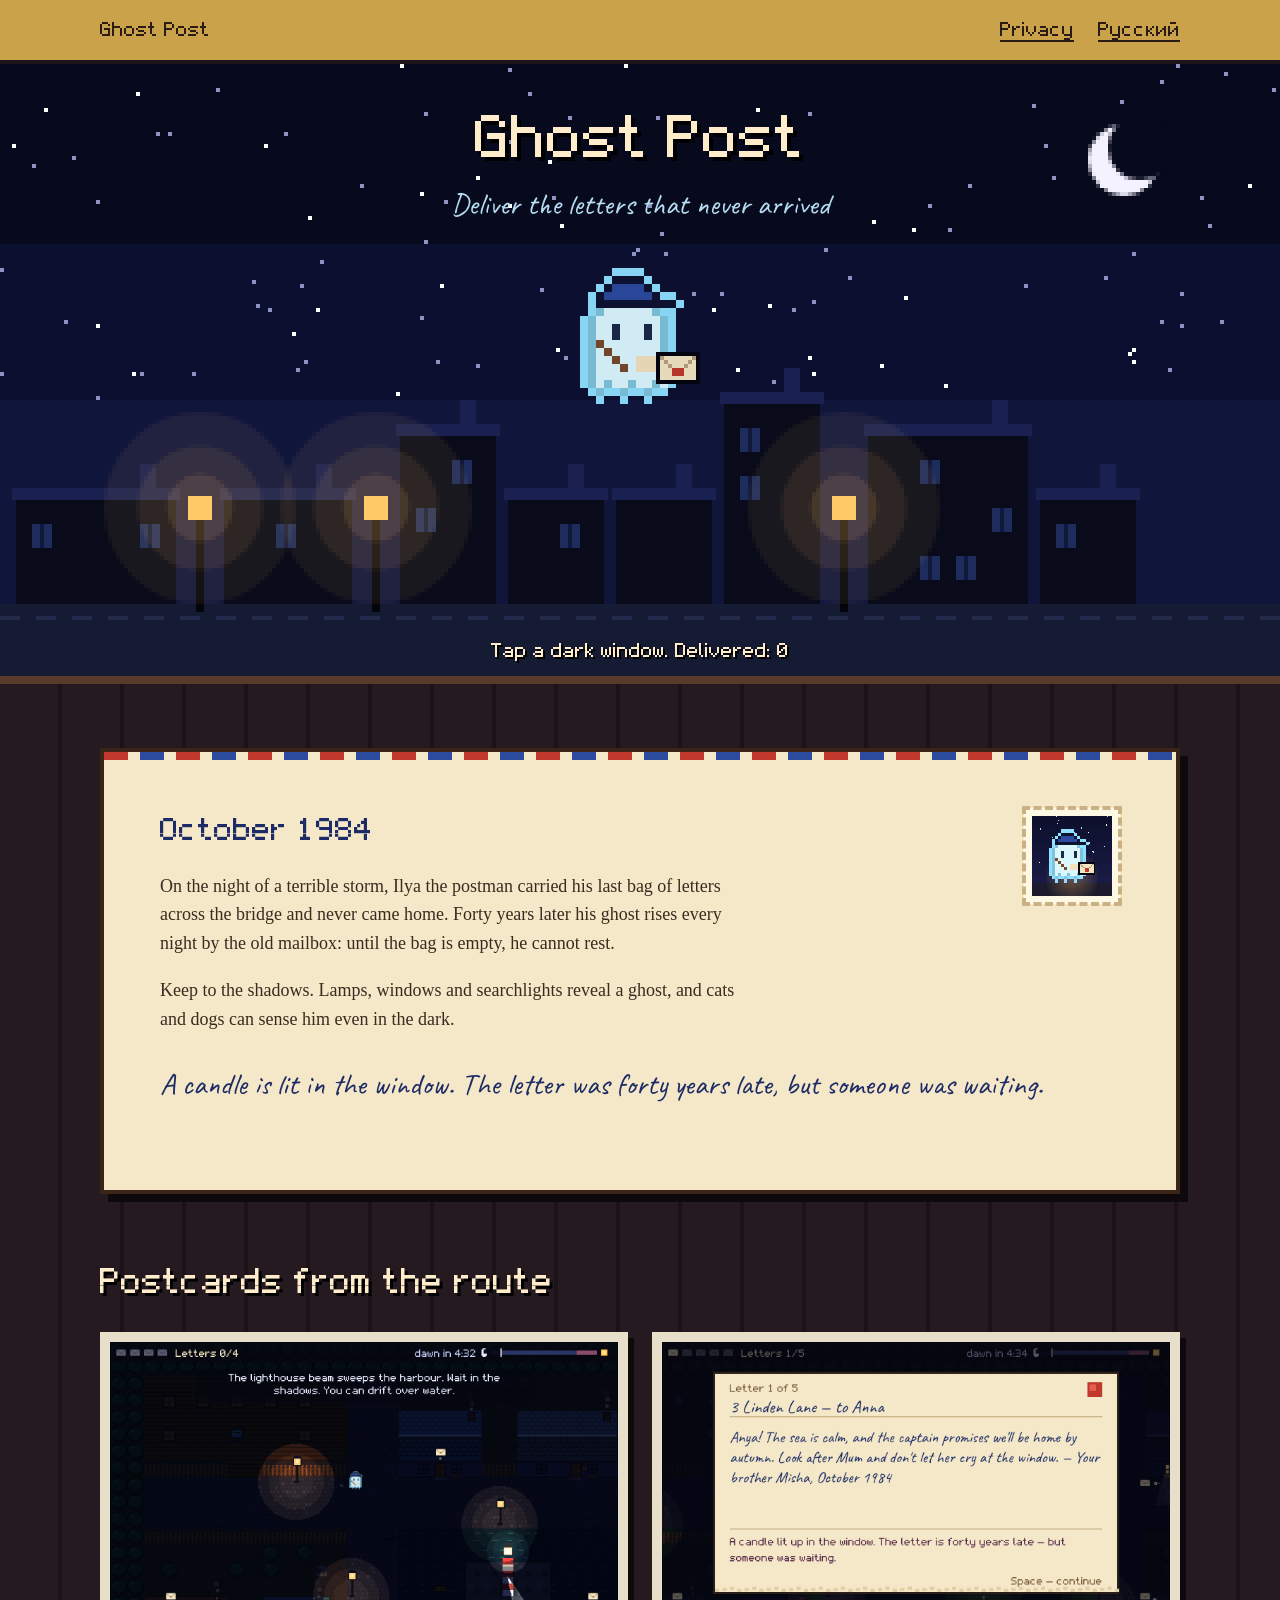
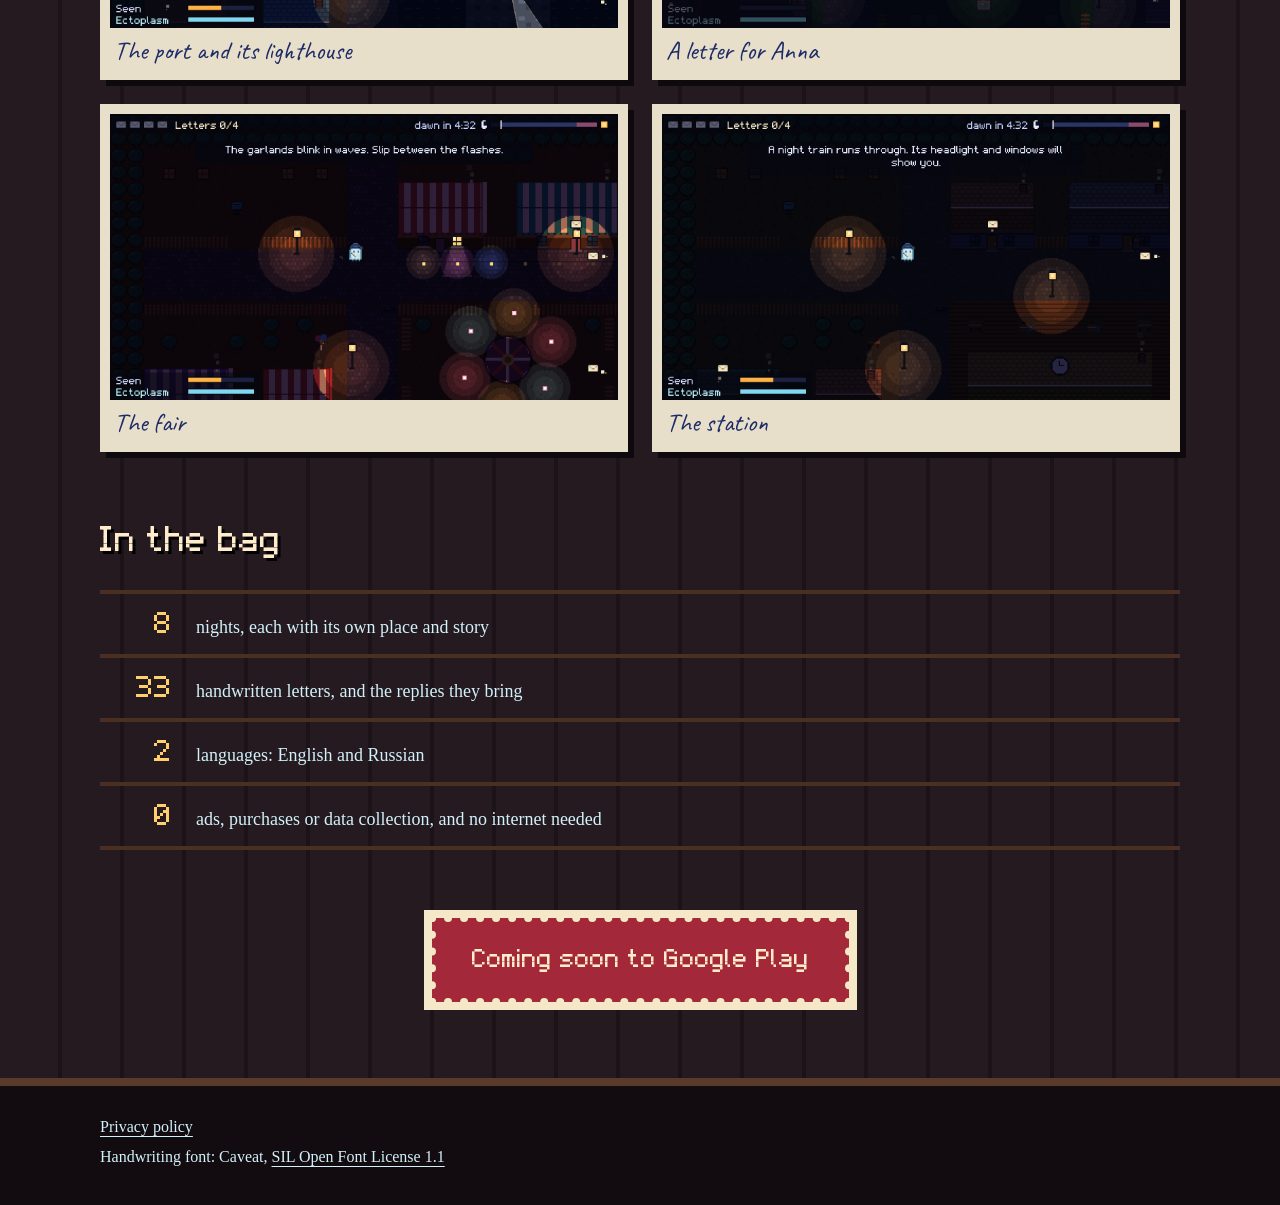
<file: index.html>
<!doctype html>
<html lang="ru" data-lang="ru">
<head>
<meta charset="utf-8">
<meta name="viewport" content="width=device-width, initial-scale=1">
<title>Призрачная почта · Ghost Post</title>
<meta name="description" content="Пиксельная игра про призрака почтальона: доставь письма, которые не дошли сорок лет назад.">
<link rel="icon" href="icon_512.png">
<link rel="stylesheet" href="style.css">
</head>
<body>
<header class="bar pix"><div class="wrap">
  <a class="name" href="index.html"><span class="ru">Призрачная почта</span><span class="en" lang="en">Ghost Post</span></a>
  <a href="privacy.html"><span class="ru">Конфиденциальность</span><span class="en" lang="en">Privacy</span></a>
  <button type="button" id="lang"><span class="ru" lang="en">English</span><span class="en" lang="ru">Русский</span></button>
</div></header>

<main>
<div class="hero">
  <canvas id="town" aria-hidden="true"></canvas>
  <div class="hero-text">
    <h1><span class="ru">Призрачная почта</span><span class="en" lang="en">Ghost Post</span></h1>
    <p><span class="ru">Доставь письма, которые так и не дошли</span><span class="en" lang="en">Deliver the letters that never arrived</span></p>
  </div>
  <p class="hint pix"><span class="ru">Нажми на тёмное окно. Доставлено: <span class="n">0</span></span><span class="en" lang="en">Tap a dark window. Delivered: <span class="n">0</span></span></p>
</div>

<div class="wrap">
<article class="letter">
  <div class="stamp"><img src="icon_512.png" alt=""></div>
  <div class="ru">
    <h2>Октябрь 1984</h2>
    <p>В ночь страшной бури почтальон Илья нёс через мост последнюю сумку писем и не вернулся. Прошло сорок лет. Каждую ночь у старого почтового ящика появляется его призрак: пока сумка не опустеет, ему нет покоя.</p>
    <p>Прячься в тени. Свет фонарей, окон и прожекторов проявляет призрака, а кошки и собаки чуют его даже в темноте.</p>
    <p class="hand">В окне зажглась свеча. Письмо опоздало на сорок лет, но его ждали.</p>
  </div>
  <div class="en" lang="en">
    <h2>October 1984</h2>
    <p>On the night of a terrible storm, Ilya the postman carried his last bag of letters across the bridge and never came home. Forty years later his ghost rises every night by the old mailbox: until the bag is empty, he cannot rest.</p>
    <p>Keep to the shadows. Lamps, windows and searchlights reveal a ghost, and cats and dogs can sense him even in the dark.</p>
    <p class="hand">A candle is lit in the window. The letter was forty years late, but someone was waiting.</p>
  </div>
</article>

<section>
  <h2><span class="ru">Открытки с маршрута</span><span class="en" lang="en">Postcards from the route</span></h2>
  <div class="shots ru">
    <figure><img src="ru_2_port.png" width="1440" height="810" loading="lazy" alt="Призрак летит по ночному порту мимо фонарей и маяка"><figcaption>Порт с маяком</figcaption></figure>
    <figure><img src="ru_3_letter.png" width="1440" height="810" loading="lazy" alt="Письмо, написанное от руки"><figcaption>Письмо для Анны</figcaption></figure>
    <figure><img src="ru_4_fair.png" width="1440" height="810" loading="lazy" alt="Ночная ярмарка"><figcaption>Ярмарка</figcaption></figure>
    <figure><img src="ru_6_station.png" width="1440" height="810" loading="lazy" alt="Ночной вокзал"><figcaption>Вокзал</figcaption></figure>
  </div>
  <div class="shots en" lang="en">
    <figure><img src="en_2_port.png" width="1440" height="810" loading="lazy" alt="The ghost flies through a night port past lamps and a lighthouse"><figcaption>The port and its lighthouse</figcaption></figure>
    <figure><img src="en_3_letter.png" width="1440" height="810" loading="lazy" alt="A handwritten letter"><figcaption>A letter for Anna</figcaption></figure>
    <figure><img src="en_4_fair.png" width="1440" height="810" loading="lazy" alt="The fair at night"><figcaption>The fair</figcaption></figure>
    <figure><img src="en_6_station.png" width="1440" height="810" loading="lazy" alt="The station at night"><figcaption>The station</figcaption></figure>
  </div>
</section>

<section>
  <h2><span class="ru">Что в сумке</span><span class="en" lang="en">In the bag</span></h2>
  <ul class="facts ru">
    <li><b>8</b><span>ночей, у каждой своё место и своя история</span></li>
    <li><b>33</b><span>письма от руки и ответы адресатов</span></li>
    <li><b>2</b><span>языка: русский и английский</span></li>
    <li><b>0</b><span>рекламы, покупок и сбора данных, интернет не нужен</span></li>
  </ul>
  <ul class="facts en" lang="en">
    <li><b>8</b><span>nights, each with its own place and story</span></li>
    <li><b>33</b><span>handwritten letters, and the replies they bring</span></li>
    <li><b>2</b><span>languages: English and Russian</span></li>
    <li><b>0</b><span>ads, purchases or data collection, and no internet needed</span></li>
  </ul>
</section>

<!-- Когда игра выйдет, замени span на ссылку: <a class="soon pix" href="ССЫЛКА">…</a> -->
<span class="soon pix"><span class="ru">Скоро в Google Play</span><span class="en" lang="en">Coming soon to Google Play</span></span>
</div>
</main>

<footer><div class="wrap">
  <p><a href="privacy.html"><span class="ru">Политика конфиденциальности</span><span class="en" lang="en">Privacy policy</span></a></p>
  <p><span class="ru">Рукописный шрифт</span><span class="en" lang="en">Handwriting font</span>: Caveat, <a href="https://openfontlicense.org">SIL Open Font License 1.1</a></p>
</div></footer>
<script src="site.js"></script>
</body>
</html>
</file>
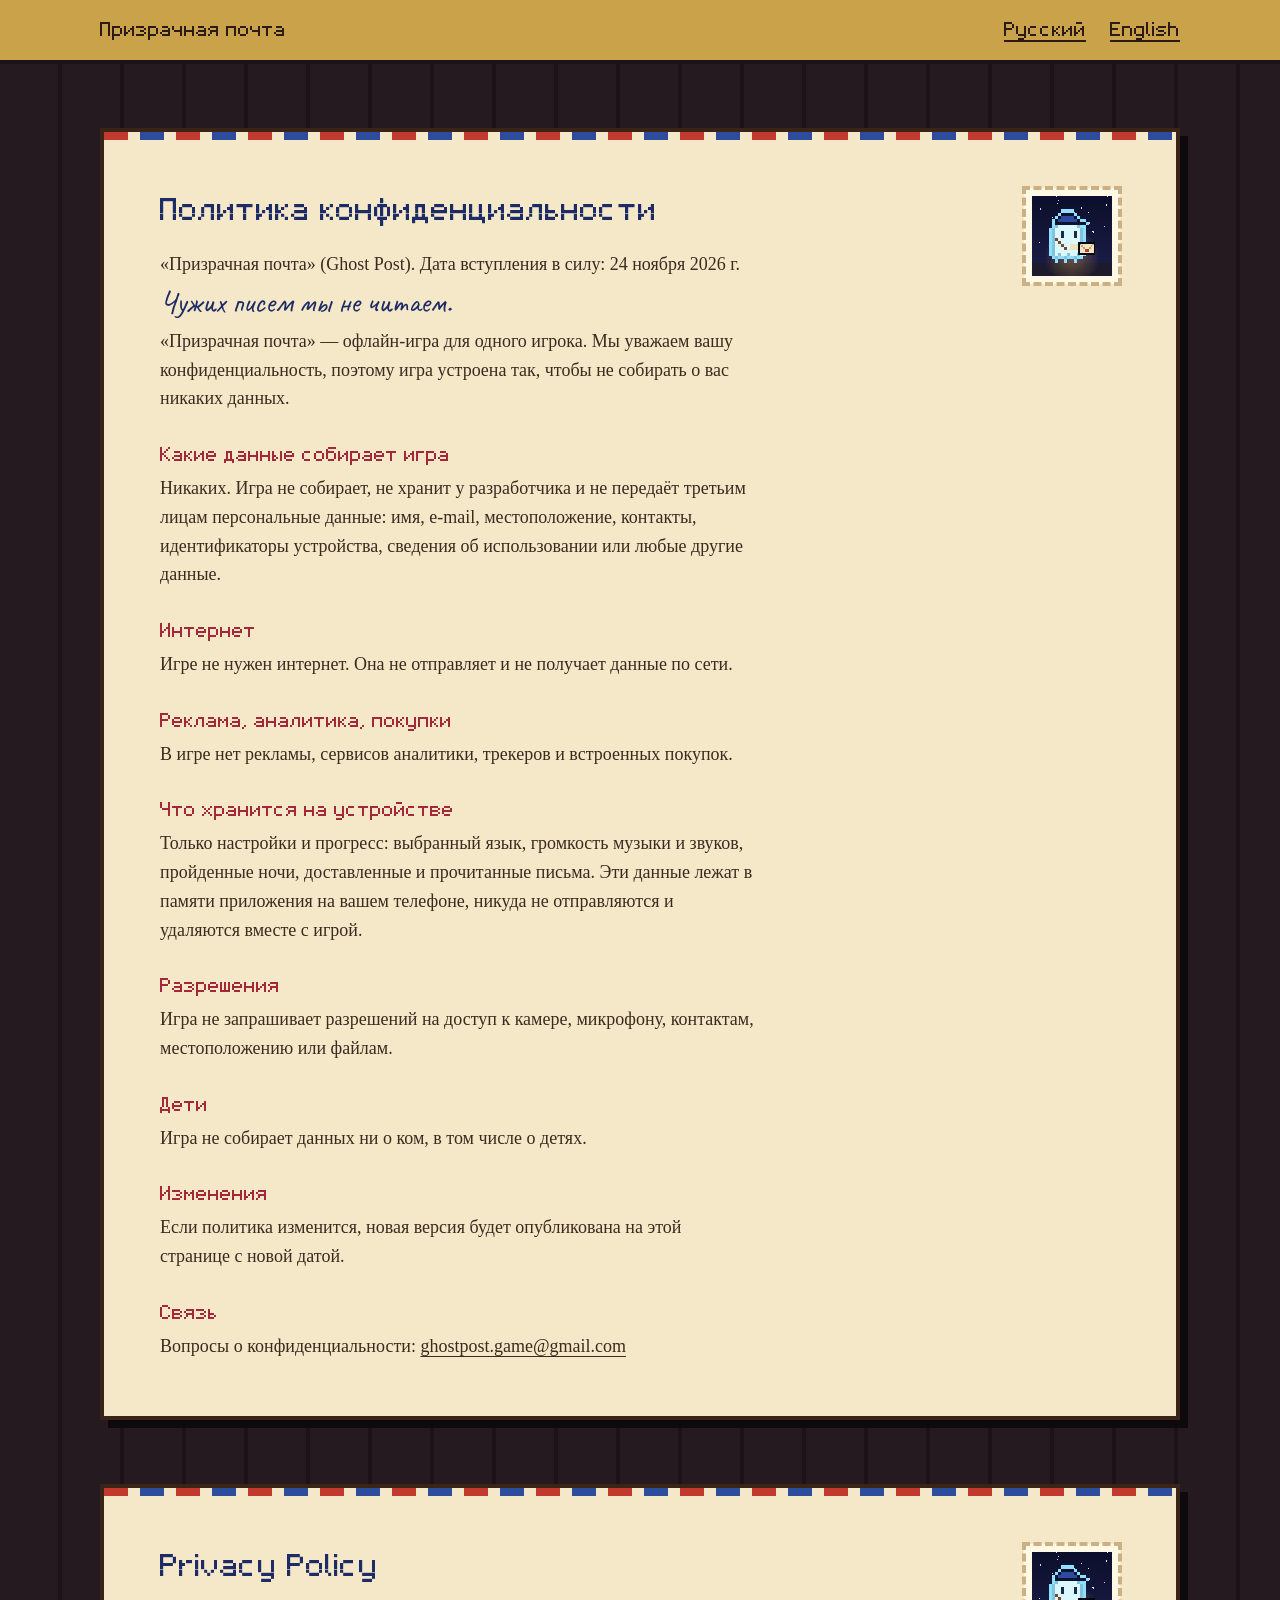
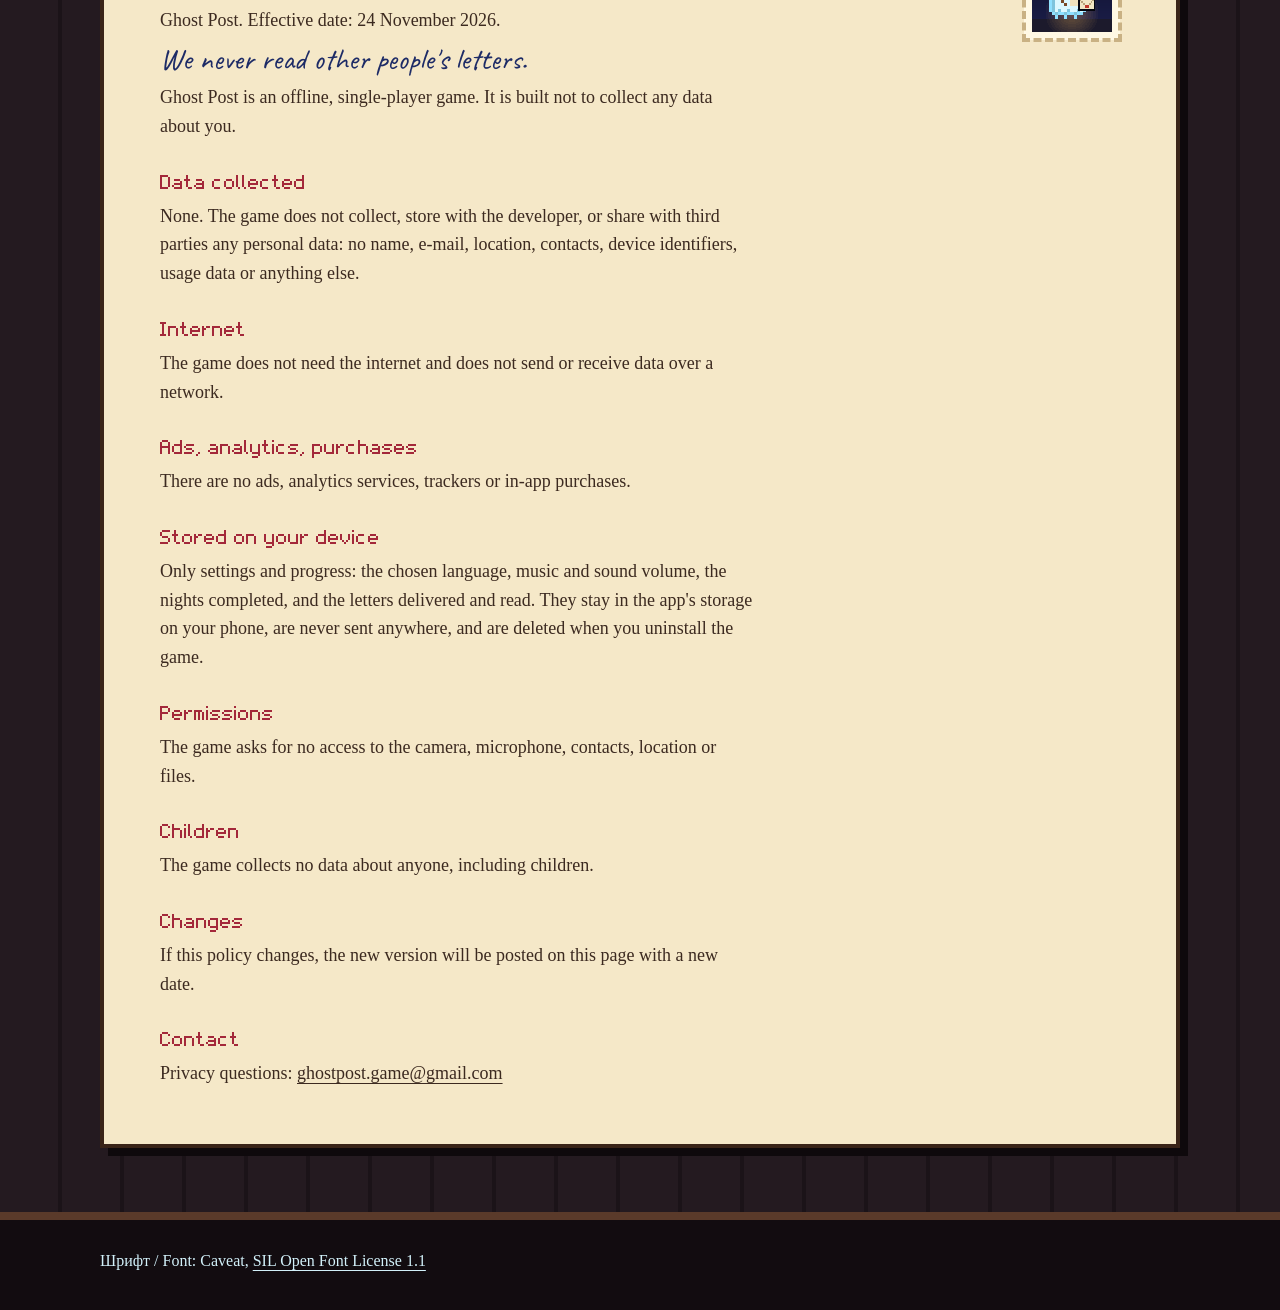
<file: privacy.html>
<!doctype html>
<html lang="ru">
<head>
<meta charset="utf-8">
<meta name="viewport" content="width=device-width, initial-scale=1">
<title>Политика конфиденциальности · Privacy Policy · Ghost Post</title>
<link rel="icon" href="icon_512.png">
<link rel="stylesheet" href="style.css">
</head>
<body>
<header class="bar pix"><div class="wrap">
  <a class="name" href="index.html">Призрачная почта</a>
  <a href="#ru">Русский</a>
  <a href="#en" lang="en">English</a>
</div></header>
<main class="wrap">

<article class="letter policy" id="ru">
  <div class="stamp"><img src="icon_512.png" alt=""></div>
  <h1>Политика конфиденциальности</h1>
  <p>«Призрачная почта» (Ghost Post). Дата вступления в силу: 24 ноября 2026 г.</p>
  <p class="hand">Чужих писем мы не читаем.</p>
  <p>«Призрачная почта» — офлайн-игра для одного игрока. Мы уважаем вашу конфиденциальность, поэтому игра устроена так, чтобы не собирать о вас никаких данных.</p>
  <h3>Какие данные собирает игра</h3>
  <p>Никаких. Игра не собирает, не хранит у разработчика и не передаёт третьим лицам персональные данные: имя, e-mail, местоположение, контакты, идентификаторы устройства, сведения об использовании или любые другие данные.</p>
  <h3>Интернет</h3>
  <p>Игре не нужен интернет. Она не отправляет и не получает данные по сети.</p>
  <h3>Реклама, аналитика, покупки</h3>
  <p>В игре нет рекламы, сервисов аналитики, трекеров и встроенных покупок.</p>
  <h3>Что хранится на устройстве</h3>
  <p>Только настройки и прогресс: выбранный язык, громкость музыки и звуков, пройденные ночи, доставленные и прочитанные письма. Эти данные лежат в памяти приложения на вашем телефоне, никуда не отправляются и удаляются вместе с игрой.</p>
  <h3>Разрешения</h3>
  <p>Игра не запрашивает разрешений на доступ к камере, микрофону, контактам, местоположению или файлам.</p>
  <h3>Дети</h3>
  <p>Игра не собирает данных ни о ком, в том числе о детях.</p>
  <h3>Изменения</h3>
  <p>Если политика изменится, новая версия будет опубликована на этой странице с новой датой.</p>
  <h3>Связь</h3>
  <p>Вопросы о конфиденциальности: <a href="mailto:ghostpost.game@gmail.com">ghostpost.game@gmail.com</a></p>
</article>

<article class="letter policy" id="en" lang="en">
  <div class="stamp"><img src="icon_512.png" alt=""></div>
  <h1>Privacy Policy</h1>
  <p>Ghost Post. Effective date: 24 November 2026.</p>
  <p class="hand">We never read other people's letters.</p>
  <p>Ghost Post is an offline, single-player game. It is built not to collect any data about you.</p>
  <h3>Data collected</h3>
  <p>None. The game does not collect, store with the developer, or share with third parties any personal data: no name, e-mail, location, contacts, device identifiers, usage data or anything else.</p>
  <h3>Internet</h3>
  <p>The game does not need the internet and does not send or receive data over a network.</p>
  <h3>Ads, analytics, purchases</h3>
  <p>There are no ads, analytics services, trackers or in-app purchases.</p>
  <h3>Stored on your device</h3>
  <p>Only settings and progress: the chosen language, music and sound volume, the nights completed, and the letters delivered and read. They stay in the app's storage on your phone, are never sent anywhere, and are deleted when you uninstall the game.</p>
  <h3>Permissions</h3>
  <p>The game asks for no access to the camera, microphone, contacts, location or files.</p>
  <h3>Children</h3>
  <p>The game collects no data about anyone, including children.</p>
  <h3>Changes</h3>
  <p>If this policy changes, the new version will be posted on this page with a new date.</p>
  <h3>Contact</h3>
  <p>Privacy questions: <a href="mailto:ghostpost.game@gmail.com">ghostpost.game@gmail.com</a></p>
</article>
</main>
<footer><div class="wrap">
  <p>Шрифт / Font: Caveat, <a href="https://openfontlicense.org">SIL Open Font License 1.1</a></p>
</div></footer>
</body>
</html>
</file>
<file: style.css>
@font-face { font-family: GhostPix; src: url(ghostpix.ttf); font-display: swap; }
@font-face { font-family: Caveat; src: url(caveat.ttf); font-display: swap; }
:root {
  --night: #070a1c; --sky: #10133a; --wood: #241a20; --plank: #2e2229;
  --paper: #f5e8c8; --line: #c9b184; --ink: #1d2b66; --text: #3c2a20;
  --gold: #c9a24a; --lamp: #ffcf6b; --ghost: #d2f1fa; --wax: #a3283a; --air: #2d4c9e;
}
* { box-sizing: border-box; }
html { color-scheme: dark; scroll-behavior: smooth; }
body {
  margin: 0; color: var(--ghost); font: 18px/1.6 Georgia, "Times New Roman", serif;
  background: repeating-linear-gradient(90deg, var(--wood) 0 58px, #1b1318 58px 62px);
}
h1, h2, h3, .pix { font-family: GhostPix, monospace; font-weight: 400; line-height: 1.2; }
a { color: inherit; text-underline-offset: 4px; }
:focus-visible { outline: 4px solid var(--lamp); outline-offset: 4px; }
[lang][hidden] { display: none; }
html[data-lang=ru] .en, html[data-lang=en] .ru { display: none; }
.wrap { width: min(1080px, 100% - 32px); margin-inline: auto; }

.bar { background: var(--gold); color: #2a1c14; border-bottom: 4px solid #1b1318; }
.bar .wrap { display: flex; flex-wrap: wrap; align-items: center; gap: 4px 24px; min-height: 60px; font-size: 24px; }
.bar .name { margin-right: auto; text-decoration: none; }
.bar a, .bar button { padding: 8px 0; }
.bar button { font: inherit; color: inherit; background: none; border: 0; cursor: pointer; text-decoration: underline; text-underline-offset: 4px; }

.hero { position: relative; background: var(--night); border-bottom: 8px solid #5a3a2a; overflow: hidden; }
.hero canvas { display: block; width: 100%; height: clamp(440px, 68vh, 620px); image-rendering: pixelated; cursor: pointer; touch-action: pan-y; }
.hero-text { position: absolute; inset: 32px 0 auto; pointer-events: none; text-align: center; padding-inline: 16px; }
h1 { margin: 0; font-size: clamp(36px, 7vw, 72px); color: #ffeccb; text-shadow: 4px 4px 0 #000; }
.hero-text p { margin: 4px 0 0; font: 30px/1.2 Caveat, cursive; color: #b5dcf2; }
.hint { position: absolute; inset: auto 0 10px; margin: 0; text-align: center; font-size: 24px; pointer-events: none; color: #ffeccb; text-shadow: 2px 2px 0 #000; padding-inline: 16px; }

.letter {
  position: relative; background: var(--paper); color: var(--text); border: 4px solid #3a2418;
  padding: clamp(24px, 5vw, 56px); margin-block: 64px; box-shadow: 8px 8px 0 #0e090c;
}
.letter::before, .air { background-image: repeating-linear-gradient(90deg, #c23a2e 0 24px, var(--paper) 24px 36px, var(--air) 36px 60px, var(--paper) 60px 72px); }
.letter::before { content: ""; position: absolute; inset: 0 0 auto; height: 8px; }
.letter h1, .letter h2 { color: var(--ink); text-shadow: none; margin: 0 0 16px; font-size: clamp(26px, 5vw, 38px); }
.letter p { max-width: 66ch; }
.hand { font: 30px/1.35 Caveat, cursive; color: var(--ink); }
.stamp { float: right; width: 96px; height: 96px; margin: 0 0 16px 24px; padding: 8px; background: #fff8e4; outline: 4px dashed var(--line); outline-offset: -2px; }
.stamp img { width: 100%; height: 100%; image-rendering: pixelated; display: block; }

.shots { display: grid; grid-template-columns: repeat(2, 1fr); gap: 24px; margin-block: 24px 64px; }
.shots figure { margin: 0; background: #e8dfcb; color: var(--text); padding: 10px 10px 6px; box-shadow: 6px 6px 0 #0e090c; }
.shots img { width: 100%; height: auto; display: block; }
.shots figcaption { font: 26px/1.3 Caveat, cursive; padding: 6px 4px; color: var(--ink); }
section > h2 { font-size: clamp(28px, 5vw, 42px); color: #ffeccb; text-shadow: 3px 3px 0 #000; margin: 64px 0 0; }

.facts { list-style: none; margin: 24px 0 64px; padding: 0; border-top: 4px solid #4a2f22; }
.facts li { display: flex; gap: 24px; align-items: baseline; padding: 12px 0; border-bottom: 4px solid #4a2f22; }
.facts b { flex: 0 0 72px; font: 36px/1 GhostPix, monospace; color: var(--lamp); text-align: right; }

.soon { display: block; width: fit-content; max-width: 100%; margin: 0 auto 72px; padding: 20px 36px; background: var(--wax); color: #ffeccb; font-size: 30px; text-align: center; border: 8px dotted var(--paper); outline: 8px solid var(--paper); outline-offset: -4px; }
footer { border-top: 8px solid #5a3a2a; background: #120c10; padding: 24px 0 32px; font-size: 16px; }
footer p { margin: 4px 0; }
.policy h3 { font-size: 24px; margin: 28px 0 4px; color: var(--wax); }
.policy p { margin: 4px 0 0; }
@media (max-width: 640px) {
  .shots { grid-template-columns: 1fr; }
  .stamp { width: 72px; height: 72px; }
  .policy .stamp { display: none; }
  .bar .wrap { font-size: 20px; column-gap: 14px; }
  .facts b { flex-basis: 48px; }
  .bar .wrap { padding-block: 6px; }
}
</file>
